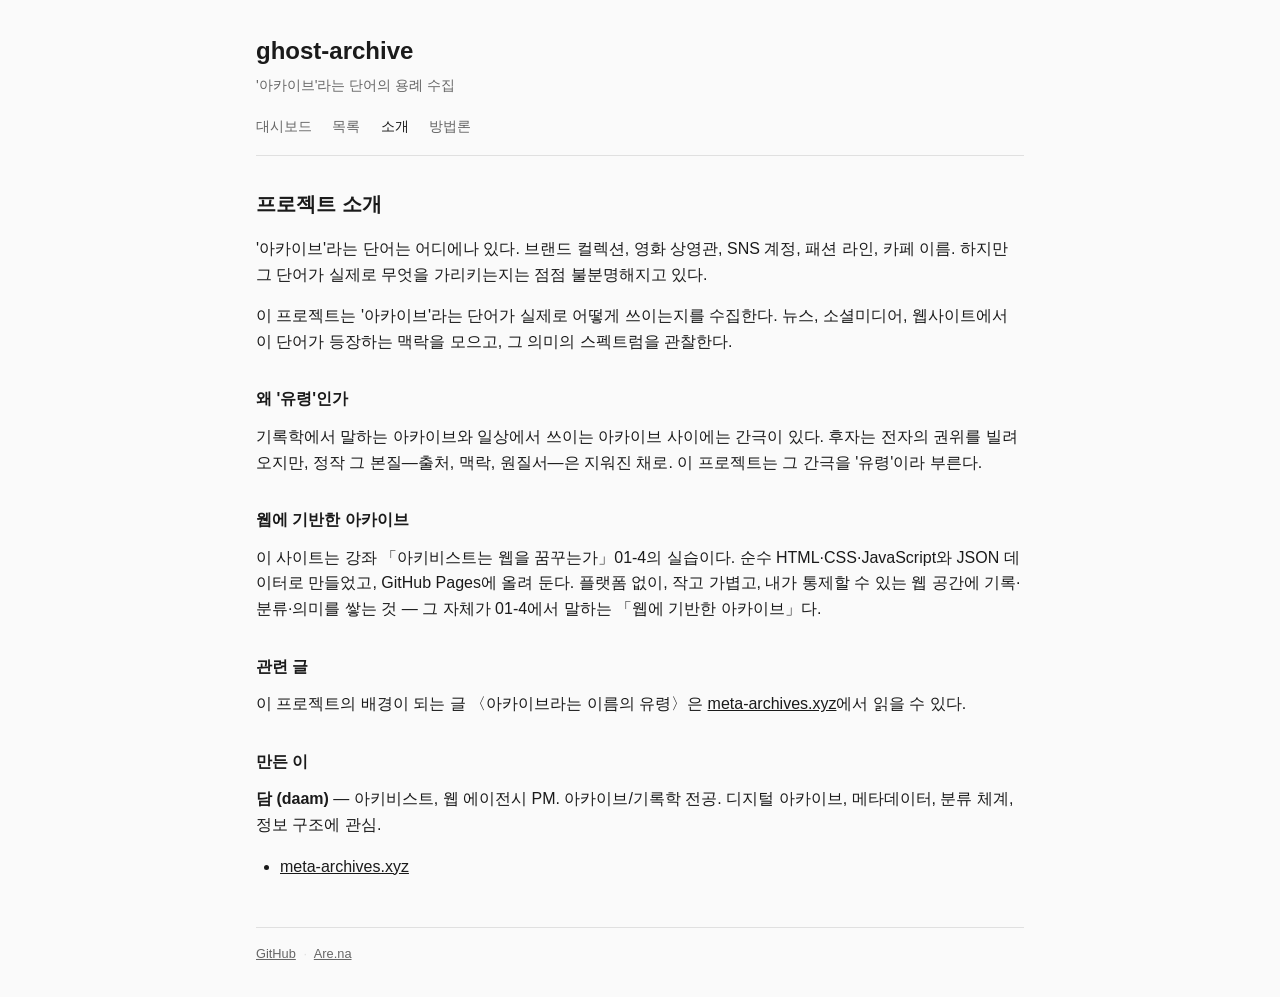
<file: about.html>
<!DOCTYPE html>
<html lang="ko">
<head>
  <meta charset="UTF-8">
  <meta name="viewport" content="width=device-width, initial-scale=1.0">
  <title>소개 - ghost-archive</title>
  <meta name="description" content="ghost-archive 프로젝트 소개">
  <meta name="author" content="담 (daam)">
  
  <meta property="og:title" content="소개 - ghost-archive">
  <meta property="og:description" content="ghost-archive 프로젝트 소개">
  <meta property="og:type" content="website">
  <meta property="og:url" content="https://ghost.meta-archives.xyz/about.html">
  
  <link rel="icon" href="data:image/svg+xml,<svg xmlns='http://www.w3.org/2000/svg' viewBox='0 0 100 100'><text y='.9em' font-size='90'>👻</text></svg>">
  <link rel="stylesheet" href="assets/style.css">
</head>
<body>
  <header>
    <h1>ghost-archive</h1>
    <p class="description">'아카이브'라는 단어의 용례 수집</p>
    <nav>
      <a href="index.html">대시보드</a>
      <a href="list.html">목록</a>
      <a href="about.html" class="active">소개</a>
      <a href="methodology.html">방법론</a>
    </nav>
  </header>

  <main class="prose">
    <h2>프로젝트 소개</h2>
    
    <p>'아카이브'라는 단어는 어디에나 있다. 브랜드 컬렉션, 영화 상영관, SNS 계정, 패션 라인, 카페 이름. 하지만 그 단어가 실제로 무엇을 가리키는지는 점점 불분명해지고 있다.</p>
    
    <p>이 프로젝트는 '아카이브'라는 단어가 실제로 어떻게 쓰이는지를 수집한다. 뉴스, 소셜미디어, 웹사이트에서 이 단어가 등장하는 맥락을 모으고, 그 의미의 스펙트럼을 관찰한다.</p>
    
    <h3>왜 '유령'인가</h3>
    
    <p>기록학에서 말하는 아카이브와 일상에서 쓰이는 아카이브 사이에는 간극이 있다. 후자는 전자의 권위를 빌려오지만, 정작 그 본질—출처, 맥락, 원질서—은 지워진 채로. 이 프로젝트는 그 간극을 '유령'이라 부른다.</p>
    
    <h3>웹에 기반한 아카이브</h3>

    <p>이 사이트는 강좌 「아키비스트는 웹을 꿈꾸는가」01-4의 실습이다. 순수 HTML·CSS·JavaScript와 JSON 데이터로 만들었고, GitHub Pages에 올려 둔다. 플랫폼 없이, 작고 가볍고, 내가 통제할 수 있는 웹 공간에 기록·분류·의미를 쌓는 것 — 그 자체가 01-4에서 말하는 「웹에 기반한 아카이브」다.</p>
    
    <h3>관련 글</h3>
    
    <p>이 프로젝트의 배경이 되는 글 〈아카이브라는 이름의 유령〉은 <a href="https://meta-archives.xyz" target="_blank" rel="noopener">meta-archives.xyz</a>에서 읽을 수 있다.</p>
    
    <h3>만든 이</h3>
    
    <p><strong>담 (daam)</strong> — 아키비스트, 웹 에이전시 PM. 아카이브/기록학 전공. 디지털 아카이브, 메타데이터, 분류 체계, 정보 구조에 관심.</p>
    
    <ul>
      <li><a href="https://meta-archives.xyz" target="_blank" rel="noopener">meta-archives.xyz</a></li>
    </ul>
  </main>

  <footer>
    <p>
      <a href="https://github.com/daamable-sknk/ghost-archives">GitHub</a>
      <span class="separator">·</span>
      <a href="https://are.na/daehwan-jang/ghost-archive">Are.na</a>
    </p>
  </footer>
</body>
</html>
</file>
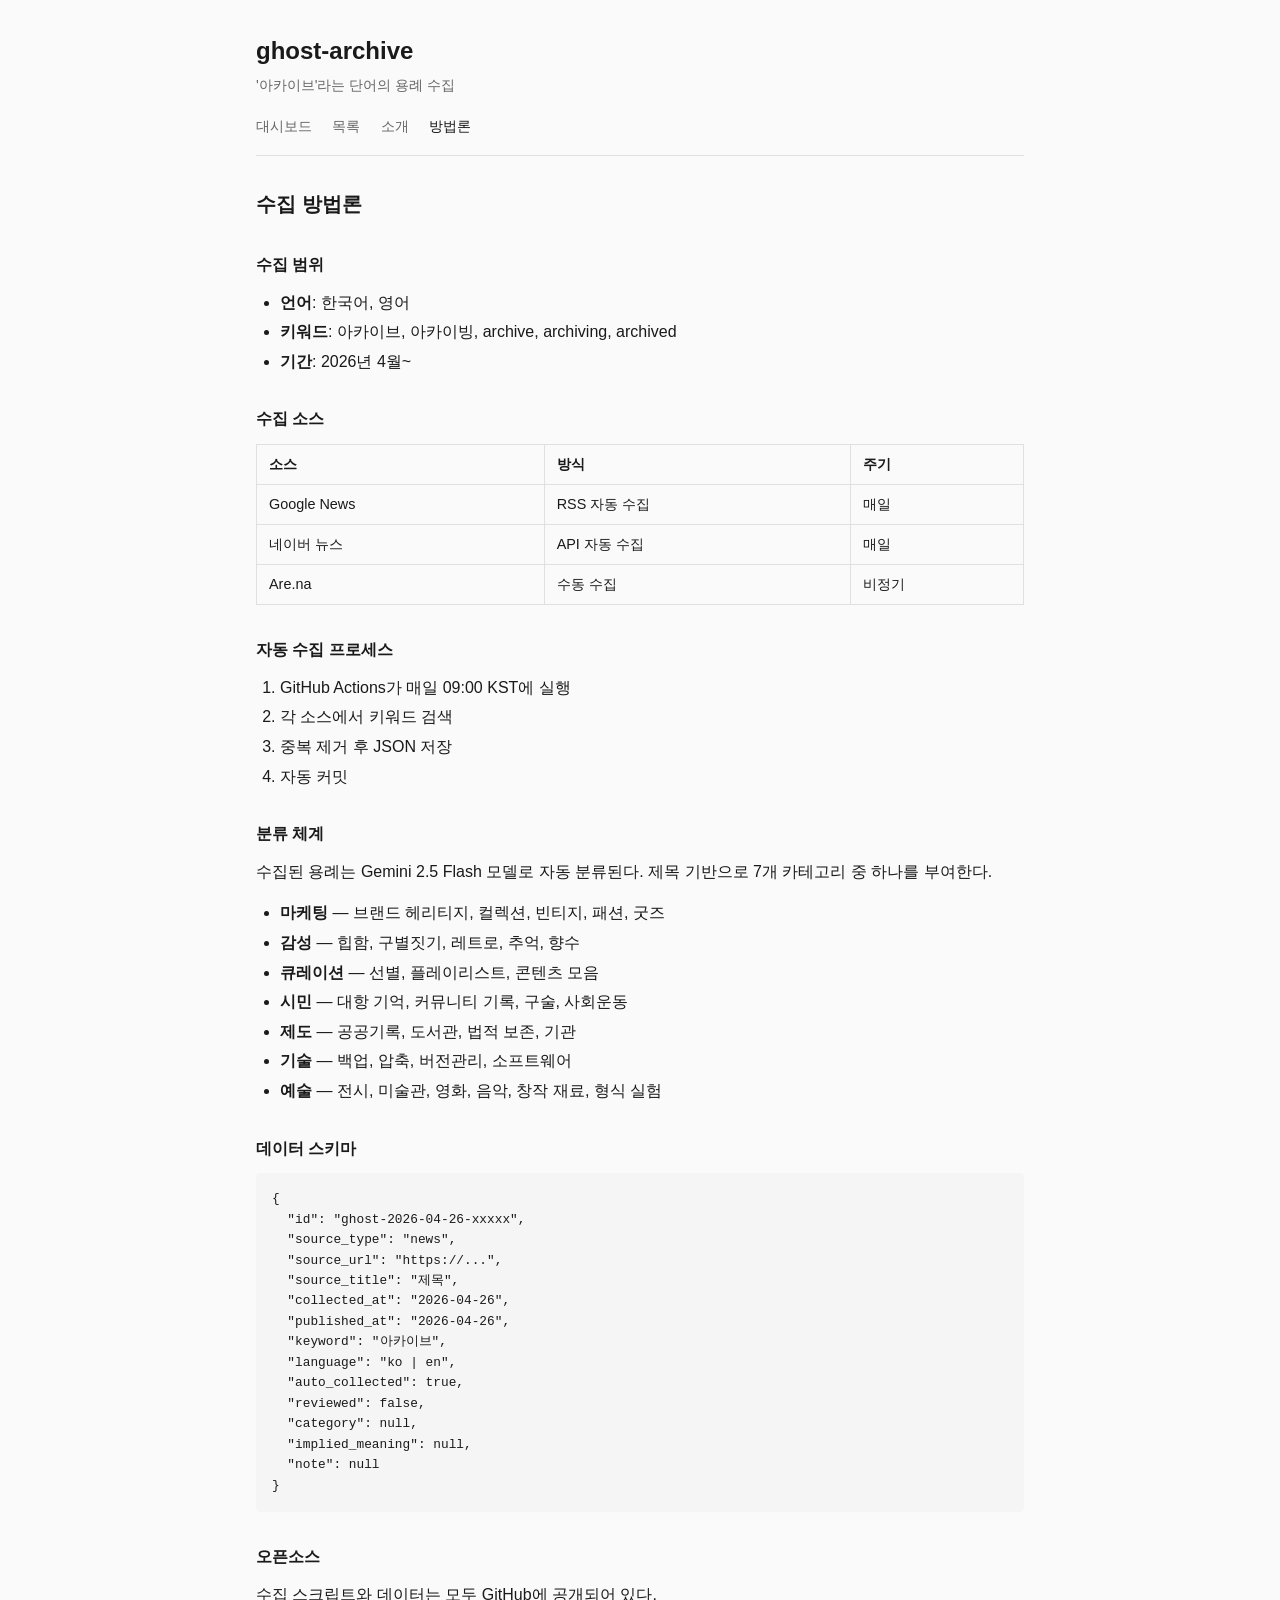
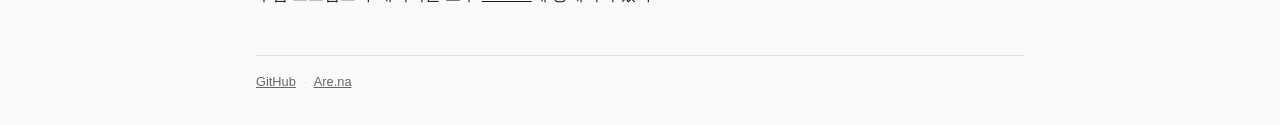
<file: methodology.html>
<!DOCTYPE html>
<html lang="ko">
<head>
  <meta charset="UTF-8">
  <meta name="viewport" content="width=device-width, initial-scale=1.0">
  <title>방법론 - ghost-archive</title>
  <meta name="description" content="ghost-archive 수집 방법론">
  <meta name="author" content="담 (daam)">
  
  <meta property="og:title" content="방법론 - ghost-archive">
  <meta property="og:description" content="ghost-archive 수집 방법론">
  <meta property="og:type" content="website">
  <meta property="og:url" content="https://ghost.meta-archives.xyz/methodology.html">
  
  <link rel="icon" href="data:image/svg+xml,<svg xmlns='http://www.w3.org/2000/svg' viewBox='0 0 100 100'><text y='.9em' font-size='90'>👻</text></svg>">
  <link rel="stylesheet" href="assets/style.css">
</head>
<body>
  <header>
    <h1>ghost-archive</h1>
    <p class="description">'아카이브'라는 단어의 용례 수집</p>
    <nav>
      <a href="index.html">대시보드</a>
      <a href="list.html">목록</a>
      <a href="about.html">소개</a>
      <a href="methodology.html" class="active">방법론</a>
    </nav>
  </header>

  <main class="prose">
    <h2>수집 방법론</h2>
    
    <h3>수집 범위</h3>
    
    <ul>
      <li><strong>언어</strong>: 한국어, 영어</li>
      <li><strong>키워드</strong>: 아카이브, 아카이빙, archive, archiving, archived</li>
      <li><strong>기간</strong>: 2026년 4월~</li>
    </ul>
    
    <h3>수집 소스</h3>
    
    <table>
      <thead>
        <tr>
          <th>소스</th>
          <th>방식</th>
          <th>주기</th>
        </tr>
      </thead>
      <tbody>
        <tr>
          <td>Google News</td>
          <td>RSS 자동 수집</td>
          <td>매일</td>
        </tr>
        <tr>
          <td>네이버 뉴스</td>
          <td>API 자동 수집</td>
          <td>매일</td>
        </tr>
        <tr>
          <td>Are.na</td>
          <td>수동 수집</td>
          <td>비정기</td>
        </tr>
      </tbody>
    </table>
    
    <h3>자동 수집 프로세스</h3>
    
    <ol>
      <li>GitHub Actions가 매일 09:00 KST에 실행</li>
      <li>각 소스에서 키워드 검색</li>
      <li>중복 제거 후 JSON 저장</li>
      <li>자동 커밋</li>
    </ol>
    
    <h3>분류 체계</h3>
    
    <p>수집된 용례는 Gemini 2.5 Flash 모델로 자동 분류된다. 제목 기반으로 7개 카테고리 중 하나를 부여한다.</p>
    
    <ul>
      <li><strong>마케팅</strong> — 브랜드 헤리티지, 컬렉션, 빈티지, 패션, 굿즈</li>
      <li><strong>감성</strong> — 힙함, 구별짓기, 레트로, 추억, 향수</li>
      <li><strong>큐레이션</strong> — 선별, 플레이리스트, 콘텐츠 모음</li>
      <li><strong>시민</strong> — 대항 기억, 커뮤니티 기록, 구술, 사회운동</li>
      <li><strong>제도</strong> — 공공기록, 도서관, 법적 보존, 기관</li>
      <li><strong>기술</strong> — 백업, 압축, 버전관리, 소프트웨어</li>
      <li><strong>예술</strong> — 전시, 미술관, 영화, 음악, 창작 재료, 형식 실험</li>
    </ul>
    
    <h3>데이터 스키마</h3>
    
    <pre><code>{
  "id": "ghost-2026-04-26-xxxxx",
  "source_type": "news",
  "source_url": "https://...",
  "source_title": "제목",
  "collected_at": "2026-04-26",
  "published_at": "2026-04-26",
  "keyword": "아카이브",
  "language": "ko | en",
  "auto_collected": true,
  "reviewed": false,
  "category": null,
  "implied_meaning": null,
  "note": null
}</code></pre>
    
    <h3>오픈소스</h3>
    
    <p>수집 스크립트와 데이터는 모두 <a href="https://github.com/daamable-sknk/ghost-archives" target="_blank" rel="noopener">GitHub</a>에 공개되어 있다.</p>
  </main>

  <footer>
    <p>
      <a href="https://github.com/daamable-sknk/ghost-archives">GitHub</a>
      <span class="separator">·</span>
      <a href="https://are.na/daehwan-jang/ghost-archive">Are.na</a>
    </p>
  </footer>
</body>
</html>
</file>
<file: assets/style.css>
* {
  margin: 0;
  padding: 0;
  box-sizing: border-box;
}

:root {
  --bg: #fafafa;
  --text: #1a1a1a;
  --text-muted: #666;
  --border: #e0e0e0;
  --accent: #333;
}

body {
  font-family: -apple-system, BlinkMacSystemFont, "Segoe UI", Roboto, sans-serif;
  background: var(--bg);
  color: var(--text);
  line-height: 1.6;
  max-width: 800px;
  margin: 0 auto;
  padding: 2rem 1rem;
}

header {
  margin-bottom: 2rem;
  padding-bottom: 1rem;
  border-bottom: 1px solid var(--border);
}

header h1 {
  font-size: 1.5rem;
  font-weight: 600;
  margin-bottom: 0.25rem;
}

header .description {
  color: var(--text-muted);
  font-size: 0.9rem;
}

header nav {
  margin-top: 1rem;
}

header nav a {
  color: var(--text-muted);
  text-decoration: none;
  margin-right: 1rem;
  font-size: 0.9rem;
}

header nav a:hover,
header nav a.active {
  color: var(--text);
}

.stats {
  font-size: 0.85rem;
  color: var(--text-muted);
  margin-bottom: 1rem;
}

.separator {
  margin: 0 0.25rem;
  color: var(--border);
}

.filters {
  margin-bottom: 1.5rem;
}

.filter-btn {
  background: none;
  border: 1px solid var(--border);
  padding: 0.25rem 0.75rem;
  font-size: 0.8rem;
  cursor: pointer;
  border-radius: 3px;
  margin-right: 0.25rem;
  color: var(--text-muted);
}

.filter-btn:hover {
  border-color: var(--text-muted);
}

.filter-btn.active {
  background: var(--text);
  color: var(--bg) !important;
  border-color: var(--text) !important;
}

.items {
  display: flex;
  flex-direction: column;
  gap: 1rem;
}

.item {
  padding: 1rem;
  border: 1px solid var(--border);
  border-radius: 4px;
  background: #fff;
}

.item a {
  text-decoration: none;
  color: inherit;
}

.item h2 {
  font-size: 0.95rem;
  font-weight: 500;
  line-height: 1.4;
  margin-bottom: 0.5rem;
}

.item a:hover h2 {
  color: var(--accent);
}

.item .meta {
  font-size: 0.75rem;
  color: var(--text-muted);
}

.item .source-type {
  text-transform: uppercase;
  font-weight: 500;
}

.item .category {
  padding: 0.1rem 0.4rem;
  border-radius: 2px;
  font-weight: 500;
}

.item .implied-meaning {
  font-style: italic;
}

.event-toggle {
  margin-top: 0.5rem;
  background: none;
  border: 1px solid var(--border);
  padding: 0.15rem 0.5rem;
  font-size: 0.7rem;
  cursor: pointer;
  border-radius: 3px;
  color: var(--text-muted);
}

.event-toggle:hover {
  border-color: var(--text-muted);
  color: var(--text);
}

.event-extra {
  margin-top: 0.5rem;
  padding-top: 0.5rem;
  border-top: 1px dashed var(--border);
  display: flex;
  flex-direction: column;
  gap: 0.35rem;
}

.event-extra-item {
  font-size: 0.8rem;
}

.event-extra-item a {
  color: var(--text);
  text-decoration: none;
}

.event-extra-item a:hover {
  text-decoration: underline;
}

.event-extra-meta {
  font-size: 0.7rem;
  color: var(--text-muted);
  margin-left: 0.35rem;
}

footer {
  margin-top: 3rem;
  padding-top: 1rem;
  border-top: 1px solid var(--border);
  font-size: 0.8rem;
  color: var(--text-muted);
}

footer a {
  color: var(--text-muted);
}

footer a:hover {
  color: var(--text);
}

.error, .empty {
  text-align: center;
  color: var(--text-muted);
  padding: 2rem;
}

.meaning-cloud {
  margin-bottom: 1.5rem;
  padding: 1rem;
  background: #fff;
  border: 1px solid var(--border);
  border-radius: 4px;
}

.meaning-cloud h3 {
  font-size: 0.8rem;
  font-weight: 600;
  color: var(--text-muted);
  margin-bottom: 0.25rem;
}

.meaning-cloud-summary {
  font-size: 0.75rem;
  color: var(--text-muted);
  margin-bottom: 0.75rem;
}

.meaning-bar-row:hover .meaning-bar-fill {
  opacity: 0.7;
}

.meaning-bar-row.active .meaning-bar-label {
  font-weight: 600;
}

.meaning-bar-row.active .meaning-bar-fill {
  background: #118ab2;
}

.meaning-tag.active {
  color: var(--text);
  font-weight: 600;
}

#meaning-cloud-tags {
  display: flex;
  flex-direction: column;
  gap: 0.75rem;
}

.meaning-bars {
  display: flex;
  flex-direction: column;
  gap: 0.4rem;
}

.meaning-bar-row {
  display: grid;
  grid-template-columns: 1fr 120px 30px;
  align-items: center;
  gap: 0.5rem;
  font-size: 0.8rem;
}

.meaning-bar-label {
  text-align: right;
  color: var(--text);
  white-space: nowrap;
  overflow: hidden;
  text-overflow: ellipsis;
}

.meaning-bar-track {
  background: var(--border);
  border-radius: 2px;
  height: 14px;
  overflow: hidden;
}

.meaning-bar-fill {
  height: 100%;
  background: var(--text);
  border-radius: 2px;
}

.meaning-bar-count {
  font-size: 0.7rem;
  color: var(--text-muted);
}

.meaning-rest {
  display: flex;
  flex-wrap: wrap;
  gap: 0.3rem 0.5rem;
  padding-top: 0.5rem;
  border-top: 1px solid var(--border);
}

.meaning-tag {
  display: inline-block;
  font-size: 0.75rem;
  color: var(--text-muted);
  white-space: nowrap;
}

.meaning-tag small {
  font-size: 0.6rem;
  color: var(--border);
}

.prose h2 {
  font-size: 1.25rem;
  font-weight: 600;
  margin-bottom: 1rem;
}

.prose h3 {
  font-size: 1rem;
  font-weight: 600;
  margin-top: 2rem;
  margin-bottom: 0.75rem;
}

.prose p {
  margin-bottom: 1rem;
}

.prose ul, .prose ol {
  margin-bottom: 1rem;
  padding-left: 1.5rem;
}

.prose li {
  margin-bottom: 0.25rem;
}

.prose a {
  color: var(--text);
  text-decoration: underline;
}

.prose a:hover {
  color: var(--text-muted);
}

.prose table {
  width: 100%;
  border-collapse: collapse;
  margin-bottom: 1rem;
  font-size: 0.9rem;
}

.prose th, .prose td {
  border: 1px solid var(--border);
  padding: 0.5rem 0.75rem;
  text-align: left;
}

.prose th {
  background: var(--bg);
  font-weight: 600;
}

.prose pre {
  background: #f5f5f5;
  padding: 1rem;
  border-radius: 4px;
  overflow-x: auto;
  font-size: 0.8rem;
  margin-bottom: 1rem;
}

.prose code {
  font-family: "SF Mono", Consolas, monospace;
}
</file>
